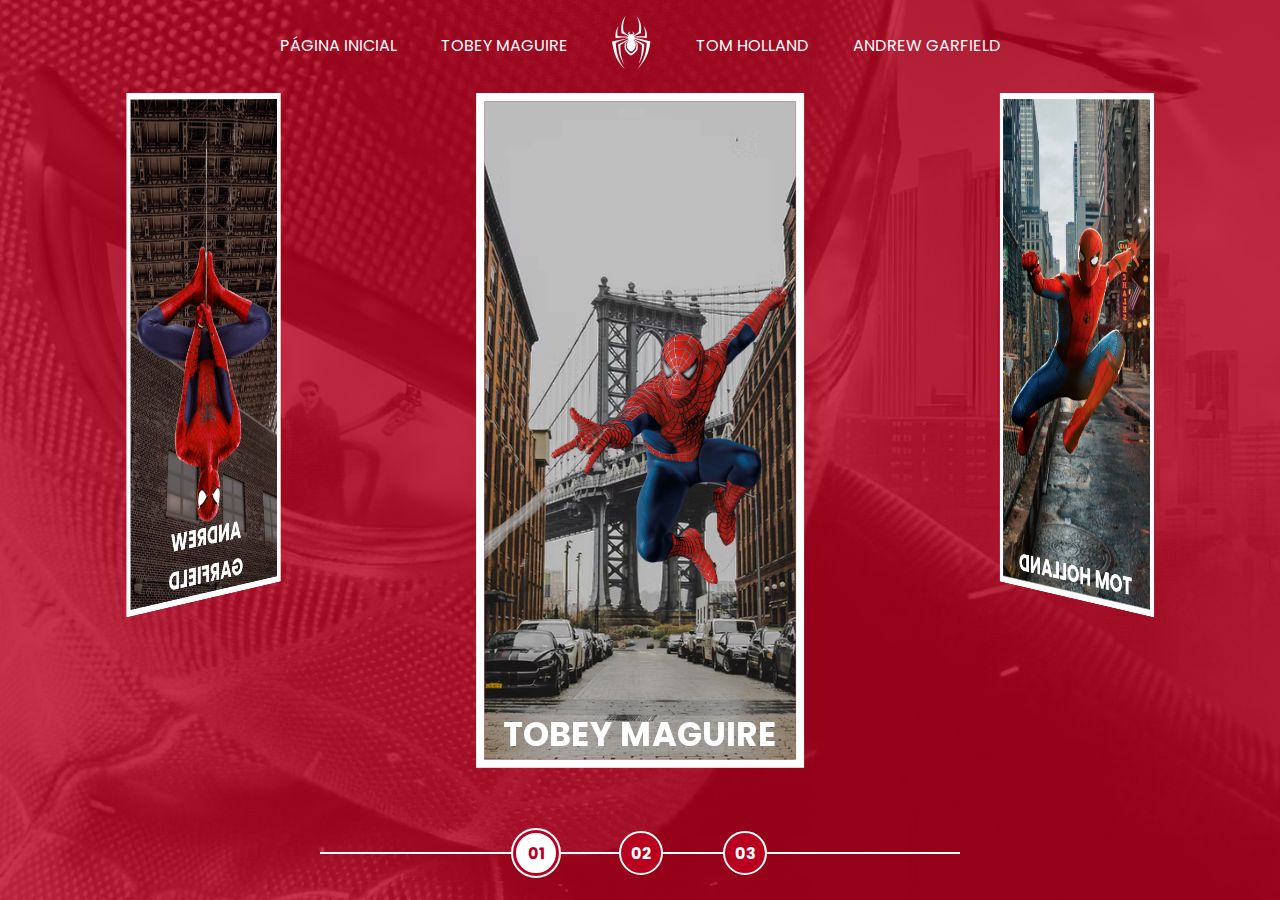
<file: index.html>
<!DOCTYPE html>
<html lang="pt-br">
<head>
  <meta charset="UTF-8">
  <meta http-equiv="X-UA-Compatible" content="IE=edge">
  <meta name="viewport" content="width=device-width, initial-scale=1.0">

  <link rel="stylesheet" href="/assets/css/home-page-styles.css">
  <link rel="stylesheet" href="/assets/css/reset.css">
  <link rel="stylesheet" href="/assets/scripts/index.js">

  <title>Spider-Man | Multiverso</title>
</head>
<body>
  <nav class="s-menu">
    <ul>
      <li class="s-menu__item">
        <a href="/" class="s-menu__link">Página Inicial</a>
      </li>
      <li class="s-menu__item">
        <a href="#" class="s-menu__link">Tobey Maguire</a>
      </li>
      <li class="s-menu__item s-menu__icon">
        <img src="/assets/images/icons/spider.svg" alt="Spider-Man Multiverse">
      </li>
      <li class="s-menu__item">
        <a href="#" class="s-menu__link">Tom Holland</a>
      </li>
      <li class="s-menu__item">
        <a href="#" class="s-menu__link">Andrew Garfield</a>
      </li>
    </ul>
  </nav>
  <div class="s-container">
    <div class="s-cards-carousel" style="transform: translateZ(-40vw) rotateY(0deg);">
      <a href="./pages/tobey-maguire/spider-man1.html" class="s-card" id="spider-man-01">
        <img class="s-card__background" src="/assets/images/pic-sm-bg-01.jpg">
        <img class="s-card__image" src="/assets/images/spider-man-01.png" alt="Tobey Maguire">
        <h2 class="s-card__title">Tobey Maguire</h2>
      </a>
  
      <a href="./pages/tom-holland/spider-man1.html" class="s-card" id="spider-man-02">
        <img class="s-card__background" src="/assets/images/pic-sm-bg-02.jpg">
        <img class="s-card__image" src="/assets/images/spider-man-02.png" alt="Tom Holland">
        <h2 class="s-card__title">Tom Holland</h2>
      </a>
  
      <a href="./pages/andrew-garfield/spider-man1.html" class="s-card" id="spider-man-03">
        <img class="s-card__background" src="/assets/images/pic-sm-bg-03.jpg">
        <img class="s-card__image" src="/assets/images/spider-man-03.png" alt="Andrew Garfield">
        <h2 class="s-card__title">Andrew Garfield</h2>
      </a>
    </div>
  
    </div>
  <div class="s-controller">
    <div id="1" onclick="selectCarouselItem(this)" class="s-controller__button s-controller__button--active">
      01
    </div>
    <div id="2" onclick="selectCarouselItem(this)" class="s-controller__button">
      02
    </div>
    <div id="3" onclick="selectCarouselItem(this)" class="s-controller__button">
      03 
    </div>
    <div class="s-controller__line">
    </div>
  </div>

  <script defer src="/assets/scripts/index.js"></script>
</body>
</html>
</file>
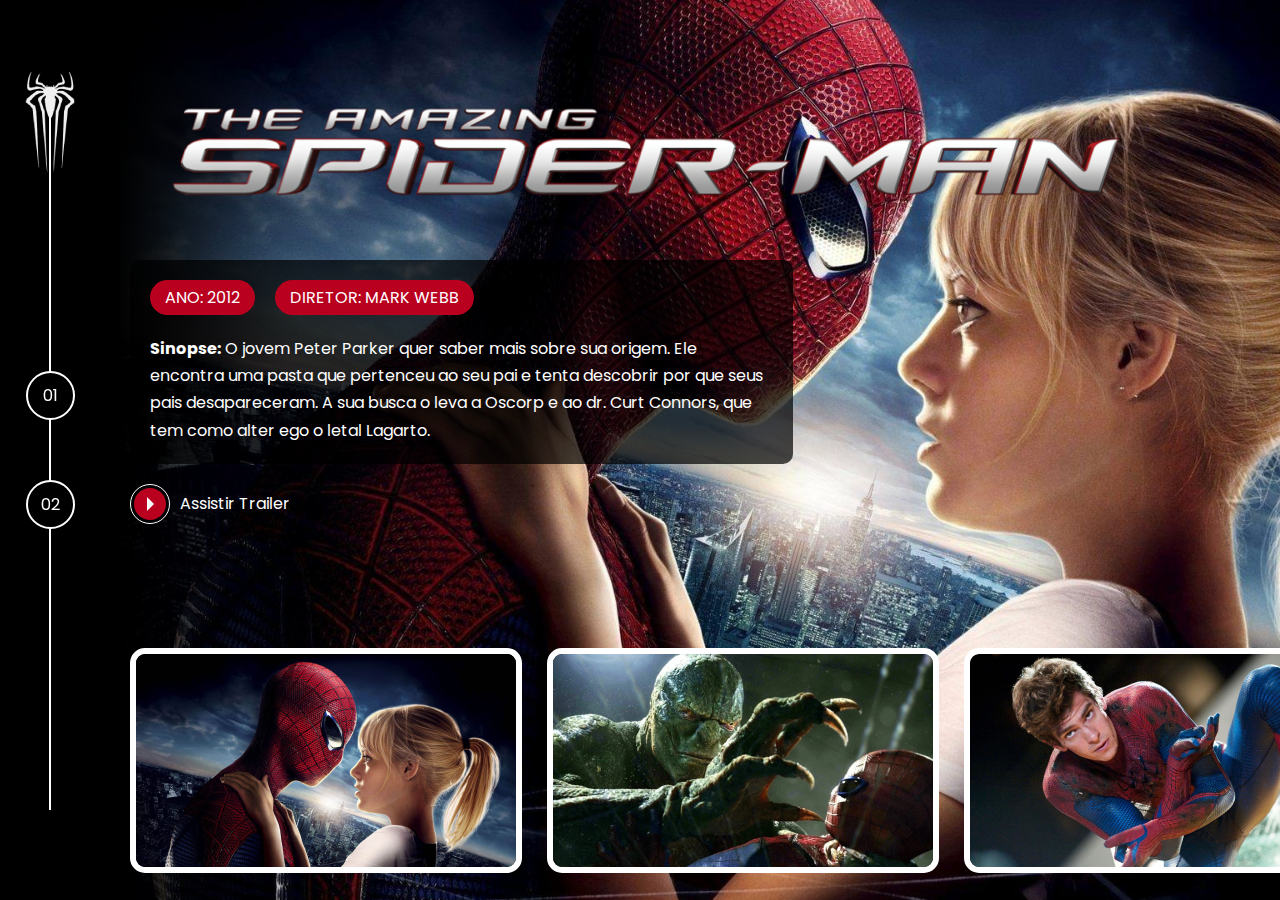
<file: pages/andrew-garfield/spider-man1.html>
<!DOCTYPE html>
<html lang="pt-br">
<head>
  <meta charset="UTF-8">
  <meta http-equiv="X-UA-Compatible" content="IE=edge">
  <meta name="viewport" content="width=device-width, initial-scale=1.0">
  <title>Multiverso | Spiderman</title>
  <link rel="stylesheet" href="../../assets/css/internal.css"/>
  <link rel="stylesheet" href="../../assets/css/global.css"/>
  
  
  <link rel="stylesheet" href="https://cdn.jsdelivr.net/npm/@fancyapps/ui@5.0/dist/fancybox/fancybox.css"/>

</head>
<body>
  <div class="s-wrapper">
    
    <div class="s-left-column">
      
      <nav class="navegator">
        <div class="navegator__icon">
          <a href="../../index.html">
            <img src="../../assets/images/icons/spiderman1-andrew.png"/>
          </a>
        </div>
        <ul>
          <li><a href="./spider-man1.html">01</a></li>
          <li><a href="./spider-man2.html">02</a></li>
          <!-- <li><a href="./spider-man3.html">03</a></li> -->
        </ul>
      </nav>
    </div>

    <div class="s-main-content s-spiderman-02-01">
      <div class="s-main-content__top">
        <div class="s-logo">
          <img src="../../assets/images/spiderman-andrew/movie-01/logo.png" alt="Spiderman (2012)" title="Spiderman (2012)"/>
        </div>
      

        <div class="s-description">
          <div class="pills">
            <ul>
              <li>Ano: 2012</li>
              <li>Diretor: Mark Webb</li>
            </ul>
          </div>

          <div class="s-description__text">
            <p><strong>Sinopse:</strong>
              O jovem Peter Parker quer saber mais sobre sua origem. Ele encontra uma pasta que 
              pertenceu ao seu pai e tenta descobrir por que seus pais desapareceram. A sua busca
              o leva a Oscorp e ao dr. Curt Connors, que tem como alter ego o letal Lagarto.
            </p>
          </div>
        </div>
        <div class="s-link">
          <ul>
            <li>
              <a href="https://www.youtube.com/watch?v=-tnxzJ0SSOw" class="link-button" target="_blank">
                <span class="icon">
                  <div class="play-icon">&nbsp;</div>
                </span>
                <span class="label">
                  Assistir Trailer
                </span>
              </a>
            </li>
          </ul>
        </div>
      </div>
      <div class="s-main-content__bottom">
        <div class="-s-main-content-bottom">
          <div class="gallery">
            <ul>
              <li>
                <a href="../../assets/images/spiderman-andrew/movie-01/gallery/image-01.png" data-fancybox="gallery">
                  <img src="../../assets/images/spiderman-andrew/movie-01/gallery/image-01.png" alt="">
                </a>
              </li>
              <li>
                <a data-fancybox href="../../assets/images/spiderman-andrew/movie-01/gallery/image-02.png"  data-fancybox="gallery">
                  <img src="../../assets/images/spiderman-andrew/movie-01/gallery/image-02.png" alt="">
                </a>
              </li>
              <li>
                <a data-fancybox href="../../assets/images/spiderman-andrew/movie-01/gallery/image-03.png"  data-fancybox="gallery">
                  <img src="../../assets/images/spiderman-andrew/movie-01/gallery/image-03.png" alt="">
                </a>
              </li>
            </ul>
          </div>
        </div>

      </div>
    </div>
  </div>

  <script src="https://cdn.jsdelivr.net/npm/@fancyapps/ui@5.0/dist/fancybox/fancybox.umd.js"></script>
  <script>Fancybox.bind("[data-fancybox]", {}); </script>
</body>
</html>
</file>
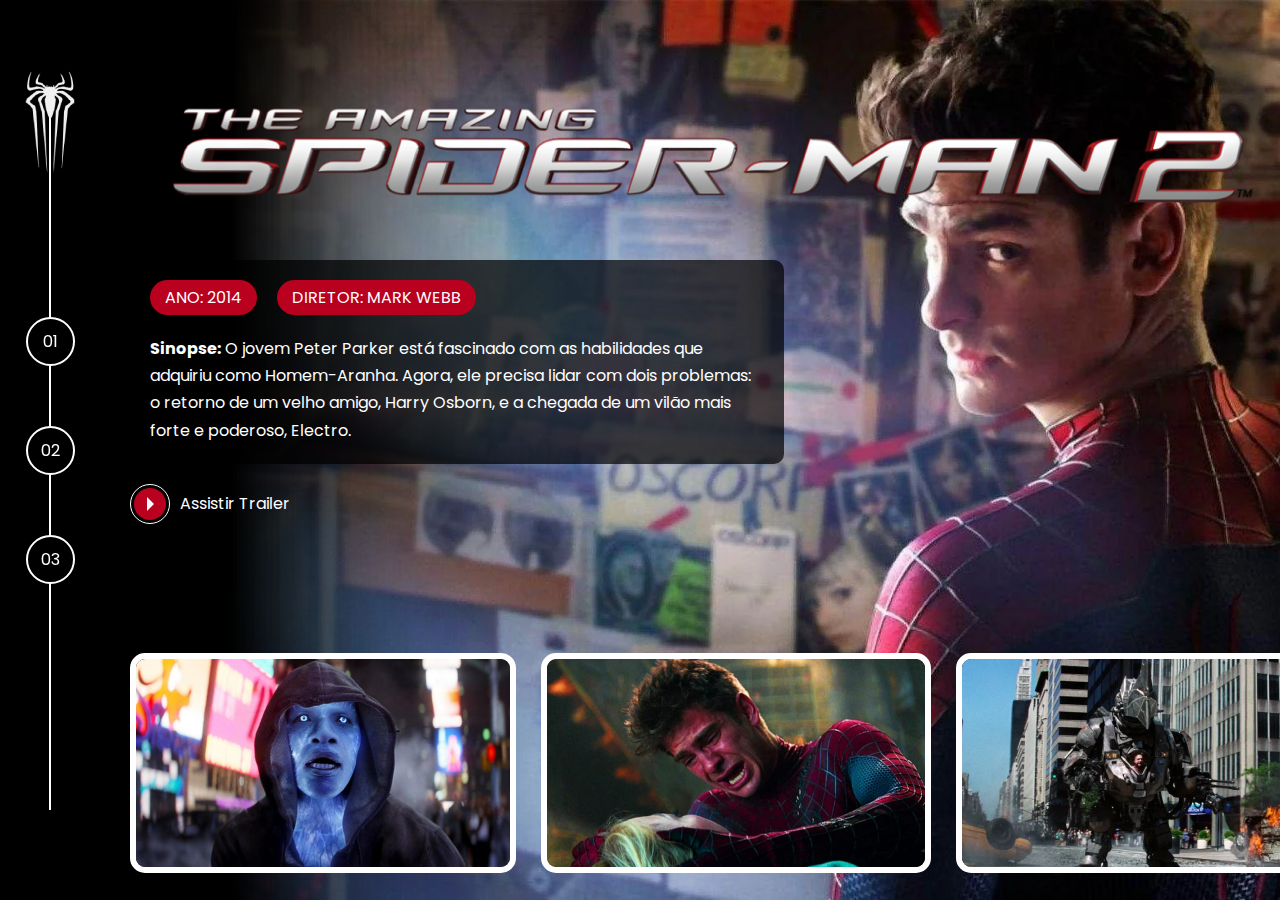
<file: pages/andrew-garfield/spider-man2.html>
<!DOCTYPE html>
<html lang="pt-br">
<head>
  <meta charset="UTF-8">
  <meta http-equiv="X-UA-Compatible" content="IE=edge">
  <meta name="viewport" content="width=device-width, initial-scale=1.0">
  <title>Multiverso | Spiderman</title>
  <link rel="stylesheet" href="../../assets/css/internal.css"/>
  <link rel="stylesheet" href="../../assets/css/global.css"/>
  
  
  <link rel="stylesheet" href="https://cdn.jsdelivr.net/npm/@fancyapps/ui@5.0/dist/fancybox/fancybox.css"/>

</head>
<body>
  <div class="s-wrapper">
    
    <div class="s-left-column">
      
      <nav class="navegator">
        <div class="navegator__icon">
          <a href="../../index.html">
            <img src="../../assets/images/icons/spiderman1-andrew.png"/>
          </a>
        </div>
        <ul>
          <li><a href="#01">01</a></li>
          <li><a href="#02">02</a></li>
          <li><a href="#03">03</a></li>
        </ul>
      </nav>
    </div>

    <div class="s-main-content s-spiderman-02-02">
      <div class="s-main-content__top">
        <div class="s-logo">
          <img src="../../assets/images/spiderman-andrew/movie-02/logo.png" alt="Spiderman (2014)" title="Spiderman (2014)"/>
        </div>
      

        <div class="s-description">
          <div class="pills">
            <ul>
              <li>Ano: 2014</li>
              <li>Diretor: Mark Webb</li>
            </ul>
          </div>

          <div class="s-description__text">
            <p><strong>Sinopse:</strong>
              O jovem Peter Parker está fascinado com as habilidades que adquiriu como Homem-Aranha. 
              Agora, ele precisa lidar com dois problemas: o retorno de um velho amigo, Harry Osborn, 
              e a chegada de um vilão mais forte e poderoso, Electro.
            </p>
          </div>
        </div>
        <div class="s-link">
          <ul>
            <li>
              <a href="https://www.youtube.com/watch?v=nbp3Ra3Yp74" class="link-button" target="_blank">
                <span class="icon">
                  <div class="play-icon">&nbsp;</div>
                </span>
                <span class="label">
                  Assistir Trailer
                </span>
              </a>
            </li>
          </ul>
        </div>
      </div>
      <div class="s-main-content__bottom">
        <div class="-s-main-content-bottom">
          <div class="gallery">
            <ul>
              <li>
                <a href="../../assets/images/spiderman-andrew/movie-02/gallery/image-01.png" data-fancybox="gallery">
                  <img src="../../assets/images/spiderman-andrew/movie-02/gallery/image-01.png" alt="">
                </a>
              </li>
              <li>
                <a data-fancybox href="../../assets/images/spiderman-andrew/movie-02/gallery/image-02.png"  data-fancybox="gallery">
                  <img src="../../assets/images/spiderman-andrew/movie-02/gallery/image-02.png" alt="">
                </a>
              </li>
              <li>
                <a data-fancybox href="../../assets/images/spiderman-andrew/movie-02/gallery/image-03.png"  data-fancybox="gallery">
                  <img src="../../assets/images/spiderman-andrew/movie-02/gallery/image-03.png" alt="">
                </a>
              </li>
            </ul>
          </div>
        </div>

      </div>
    </div>
  </div>

  <script src="https://cdn.jsdelivr.net/npm/@fancyapps/ui@5.0/dist/fancybox/fancybox.umd.js"></script>
  <script>Fancybox.bind("[data-fancybox]", {}); </script>
</body>
</html>
</file>
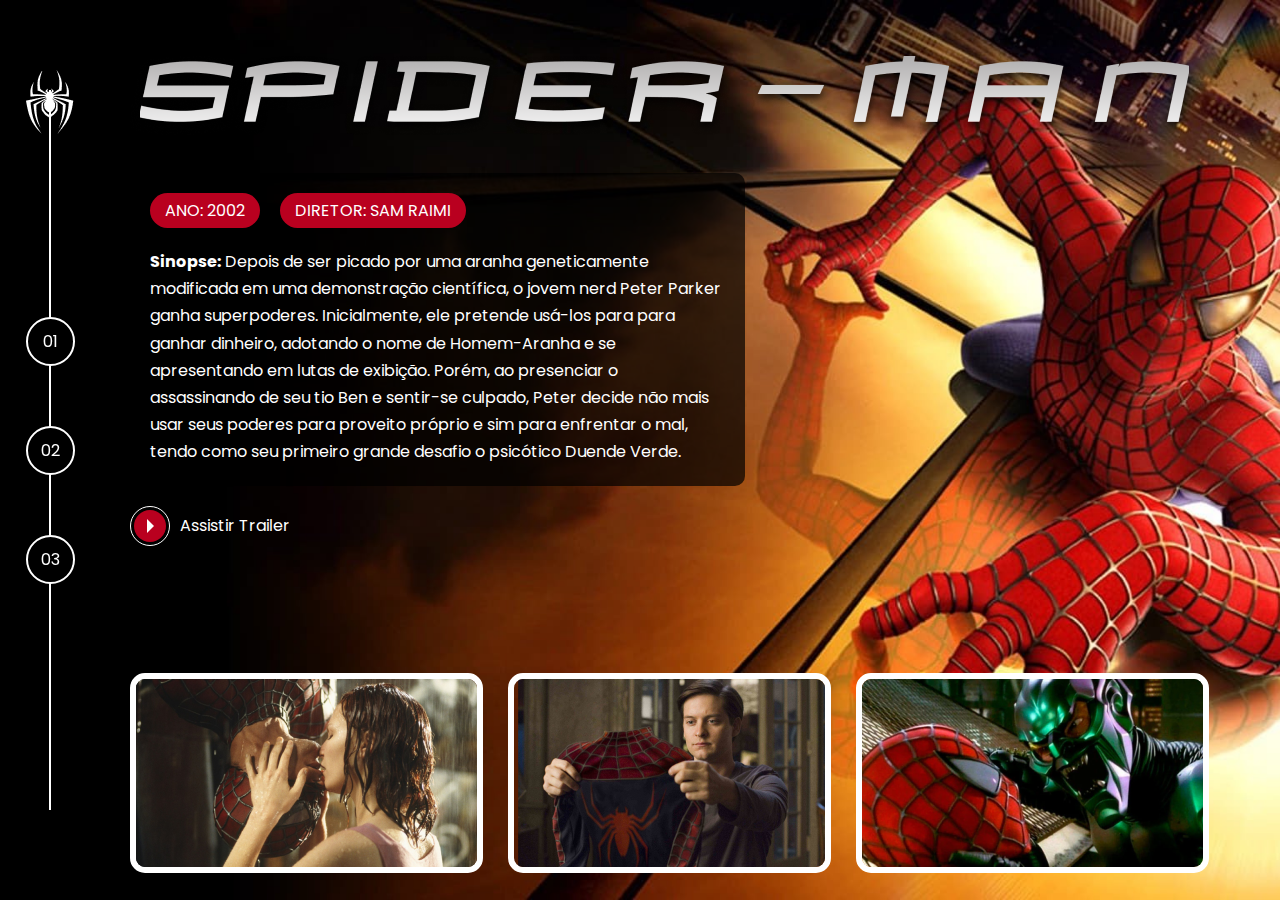
<file: pages/tobey-maguire/spider-man1.html>
<!DOCTYPE html>
<html lang="pt-br">
<head>
  <meta charset="UTF-8">
  <meta http-equiv="X-UA-Compatible" content="IE=edge">
  <meta name="viewport" content="width=device-width, initial-scale=1.0">
  <title>Multiverso | Spiderman</title>
  <link rel="stylesheet" href="../../assets/css/internal.css"/>
  <link rel="stylesheet" href="../../assets/css/global.css"/>
  
  
  <link rel="stylesheet" href="https://cdn.jsdelivr.net/npm/@fancyapps/ui@5.0/dist/fancybox/fancybox.css"/>

</head>
<body>
  <div class="s-wrapper">
    
    <div class="s-left-column">
      
      <nav class="navegator">
        <div class="navegator__icon">
          <a href="../../index.html">
            <img src="../../assets/images/icons/spiderman1.png"/>
          </a>
        </div>
        <ul>
          <li><a href="./spider-man1.html">01</a></li>
          <li><a href="./spider-man2.html">02</a></li>
          <li><a href="./spider-man3.html">03</a></li>
        </ul>
      </nav>
    </div>

    <div class="s-main-content s-spiderman-01-01">
      <div class="s-main-content__top">
        <div class="s-logo">
          <img src="../../assets/images/spiderman-tobey/movie-01/logo.png" alt="Spiderman (2002)" title="Spiderman (2002)"/>
        </div>
      

        <div class="s-description">
          <div class="pills">
            <ul>
              <li>Ano: 2002</li>
              <li>Diretor: Sam Raimi</li>
            </ul>
          </div>

          <div class="s-description__text">
            <p><strong>Sinopse:</strong>
              Depois de ser picado por uma aranha geneticamente modificada em uma 
              demonstração científica, o jovem nerd Peter Parker ganha superpoderes. Inicialmente, ele pretende usá-los 
              para para ganhar dinheiro, adotando o nome de Homem-Aranha e se apresentando em lutas de exibição. Porém, 
              ao presenciar o assassinando de seu tio Ben e sentir-se culpado, Peter decide não mais usar seus poderes 
              para proveito próprio e sim para enfrentar o mal, tendo como seu primeiro grande desafio o psicótico 
              Duende Verde.
            </p>
          </div>
        </div>
        <div class="s-link">
          <ul>
            <li>
              <a href="https://www.youtube.com/watch?v=x5Q0AzHr3FM" class="link-button" target="_blank">
                <span class="icon">
                  <div class="play-icon">&nbsp;</div>
                </span>
                <span class="label">
                  Assistir Trailer
                </span>
              </a>
            </li>
          </ul>
        </div>
      </div>
      <div class="s-main-content__bottom">
        <div class="-s-main-content-bottom">
          <div class="gallery">
            <ul>
              <li>
                <a href="../../assets/images/spiderman-tobey/movie-01/gallery/image-01-full.jpg" data-fancybox="gallery">
                  <img src="../../assets/images/spiderman-tobey/movie-01/gallery/image-01.png" alt="">
                </a>
              </li>
              <li>
                <a data-fancybox href="../../assets/images/spiderman-tobey/movie-01/gallery/image-02-full.jpg"  data-fancybox="gallery">
                  <img src="../../assets/images/spiderman-tobey/movie-01/gallery/image-02.png" alt="">
                </a>
              </li>
              <li>
                <a data-fancybox href="../../assets/images/spiderman-tobey/movie-01/gallery/image-03-full.jpg"  data-fancybox="gallery">
                  <img src="../../assets/images/spiderman-tobey/movie-01/gallery/image-03.png" alt="">
                </a>
              </li>
            </ul>
          </div>
        </div>

      </div>
    </div>
  </div>

  <script src="https://cdn.jsdelivr.net/npm/@fancyapps/ui@5.0/dist/fancybox/fancybox.umd.js"></script>
  <script>Fancybox.bind("[data-fancybox]", {}); </script>
</body>
</html>
</file>
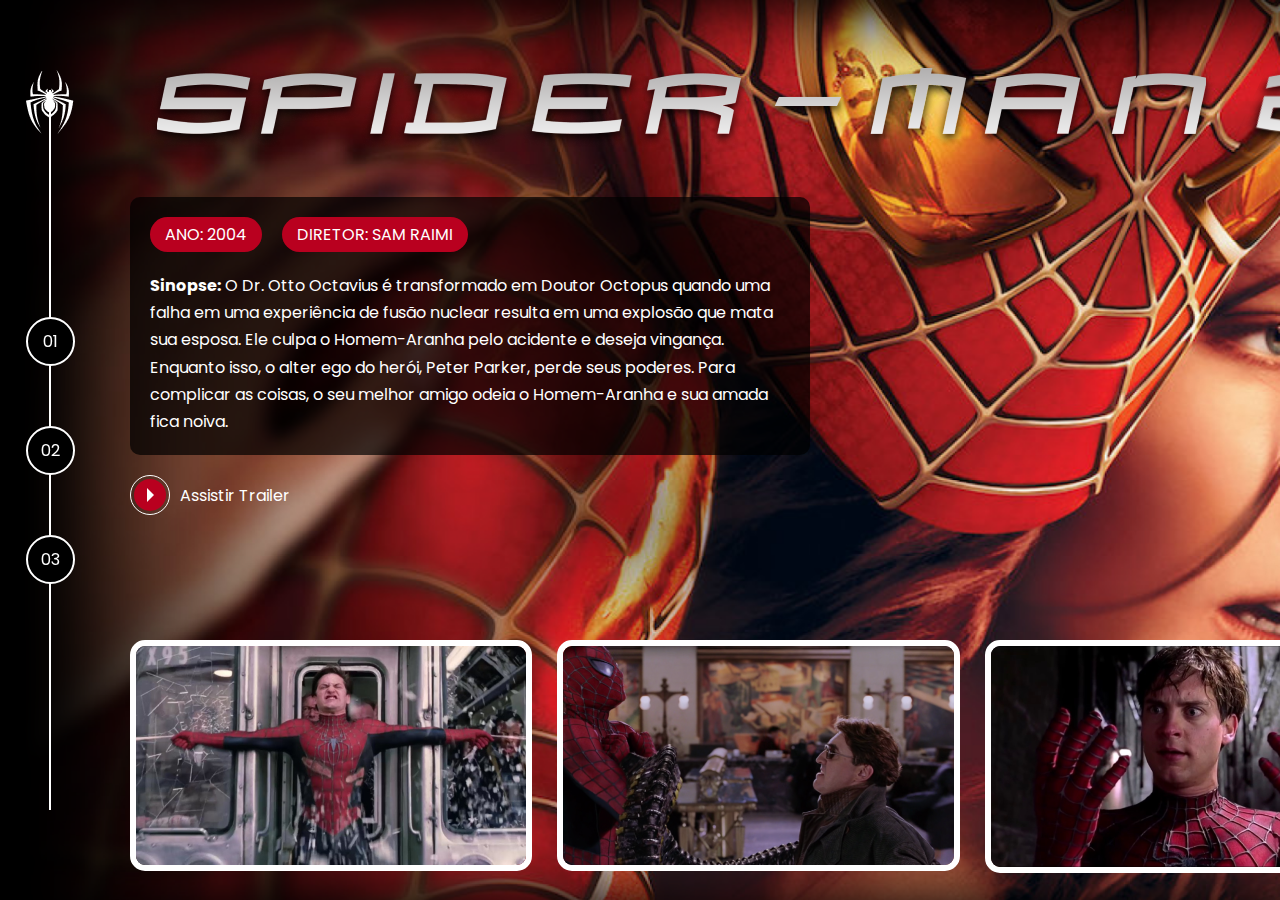
<file: pages/tobey-maguire/spider-man2.html>
<!DOCTYPE html>
<html lang="pt-br">
<head>
  <meta charset="UTF-8">
  <meta http-equiv="X-UA-Compatible" content="IE=edge">
  <meta name="viewport" content="width=device-width, initial-scale=1.0">
  <title>Multiverso | Spiderman 2</title>
  <link rel="stylesheet" href="../../assets/css/internal.css"/>
  <link rel="stylesheet" href="../../assets/css/global.css"/>
  
  
  <link rel="stylesheet" href="https://cdn.jsdelivr.net/npm/@fancyapps/ui@5.0/dist/fancybox/fancybox.css"/>

</head>
<body>
  <div class="s-wrapper">
    
    <div class="s-left-column">
      
      <nav class="navegator">
        <div class="navegator__icon">
          <a href="../../index.html">
            <img src="../../assets/images/icons/spiderman1.png"/>
          </a>
        </div>
        <ul>
          <li><a href="./spider-man1.html">01</a></li>
          <li><a href="./spider-man2.html">02</a></li>
          <li><a href="./spider-man3.html">03</a></li>
        </ul>
      </nav>
    </div>

    <div class="s-main-content s-spiderman-01-02">
      <div class="s-main-content__top">
        <div class="s-logo">
          <img src="../../assets/images/spiderman-tobey/movie-02/logo.png" alt="Spiderman (2002)" title="Spiderman (2002)"/>
        </div>
      

        <div class="s-description">
          <div class="pills">
            <ul>
              <li>Ano: 2004</li>
              <li>Diretor: Sam Raimi</li>
            </ul>
          </div>

          <div class="s-description__text">
            <p><strong>Sinopse:</strong>
              O Dr. Otto Octavius é transformado em Doutor Octopus quando uma falha em uma experiência
              de fusão nuclear resulta em uma explosão que mata sua esposa. Ele culpa o Homem-Aranha pelo
              acidente e deseja vingança. Enquanto isso, o alter ego do herói, Peter Parker, perde seus 
              poderes. Para complicar as coisas, o seu melhor amigo odeia o Homem-Aranha e sua amada fica 
              noiva.
            </p>
          </div>
        </div>
        <div class="s-link">
          <ul>
            <li>
              <a href="https://www.youtube.com/watch?v=1s9Yln0YwCw&t=36s" class="link-button" target="_blank">
                <span class="icon">
                  <div class="play-icon">&nbsp;</div>
                </span>
                <span class="label">
                  Assistir Trailer
                </span>
              </a>
            </li>
          </ul>
        </div>
      </div>
      <div class="s-main-content__bottom">
        <div class="-s-main-content-bottom">
          <div class="gallery">
            <ul>
              <li>
                <a href="../../assets/images/spiderman-tobey/movie-02/gallery/image-01.png" data-fancybox="gallery">
                  <img src="../../assets/images/spiderman-tobey/movie-02/gallery/image-01.png" alt="">
                </a>
              </li>
              <li>
                <a data-fancybox href="../../assets/images/spiderman-tobey/movie-02/gallery/image-02.png"  data-fancybox="gallery">
                  <img src="../../assets/images/spiderman-tobey/movie-02/gallery/image-02.png" alt="">
                </a>
              </li>
              <li>
                <a data-fancybox href="../../assets/images/spiderman-tobey/movie-02/gallery/image-03.png"  data-fancybox="gallery">
                  <img src="../../assets/images/spiderman-tobey/movie-02/gallery/image-03.png" alt="">
                </a>
              </li>
            </ul>
          </div>
        </div>

      </div>
    </div>
  </div>

  <script src="https://cdn.jsdelivr.net/npm/@fancyapps/ui@5.0/dist/fancybox/fancybox.umd.js"></script>
  <script>Fancybox.bind("[data-fancybox]", {}); </script>
</body>
</html>
</file>
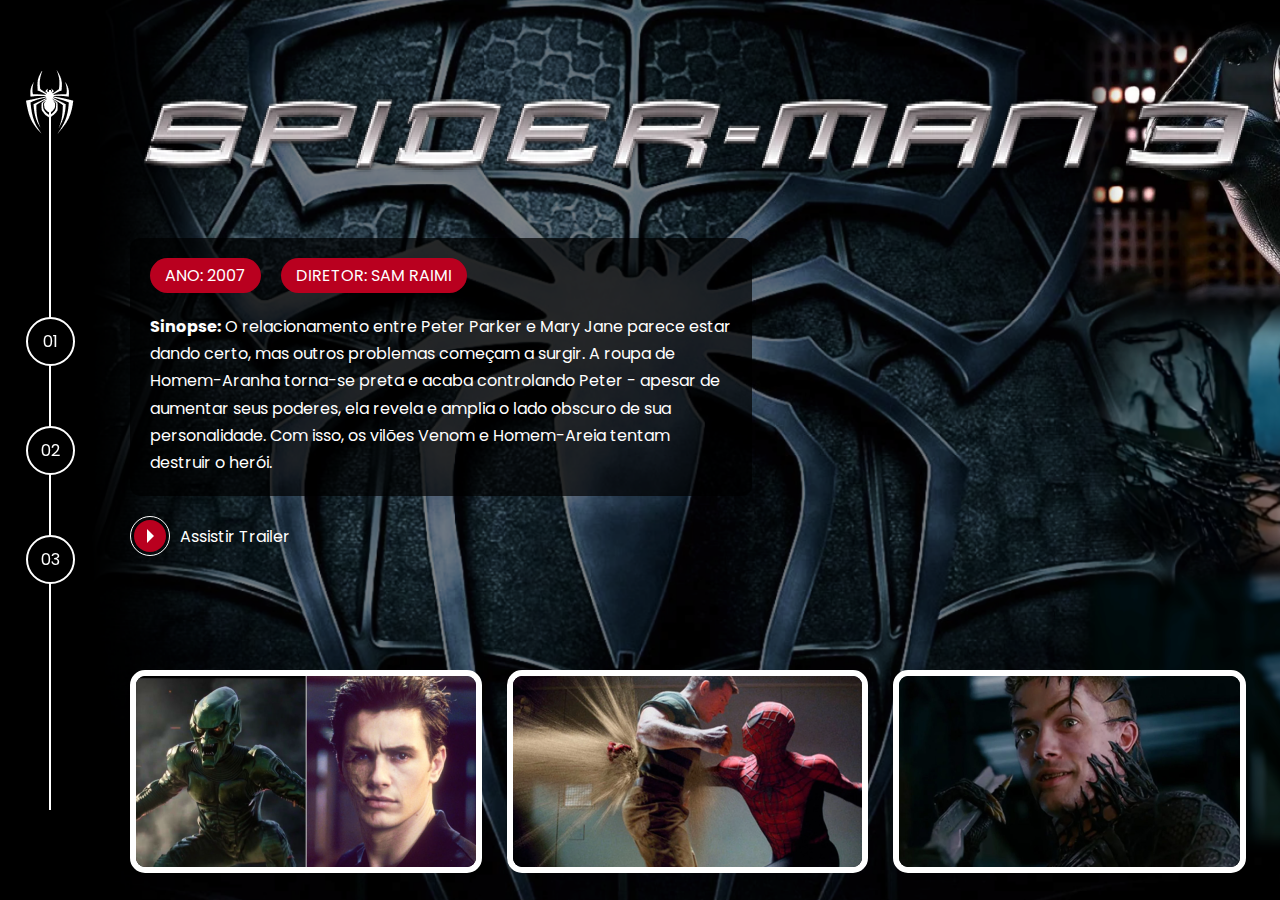
<file: pages/tobey-maguire/spider-man3.html>
<!DOCTYPE html>
<html lang="pt-br">
<head>
  <meta charset="UTF-8">
  <meta http-equiv="X-UA-Compatible" content="IE=edge">
  <meta name="viewport" content="width=device-width, initial-scale=1.0">
  <title>Multiverso | Spiderman 3</title>
  <link rel="stylesheet" href="../../assets/css/internal.css"/>
  <link rel="stylesheet" href="../../assets/css/global.css"/>
  
  
  <link rel="stylesheet" href="https://cdn.jsdelivr.net/npm/@fancyapps/ui@5.0/dist/fancybox/fancybox.css"/>

</head>
<body>
  <div class="s-wrapper">
    
    <div class="s-left-column">
      
      <nav class="navegator">
        <div class="navegator__icon">
          <a href="../../index.html">
            <img src="../../assets/images/icons/spiderman1.png"/>
          </a>
        </div>
        <ul>
          <li><a href="./spider-man1.html">01</a></li>
          <li><a href="./spider-man2.html">02</a></li>
          <li><a href="./spider-man3.html">03</a></li>
        </ul>
      </nav>
    </div>

    <div class="s-main-content s-spiderman-01-03">
      <div class="s-main-content__top">
        <div class="s-logo">
          <img src="../../assets/images/spiderman-tobey/movie-03/logo.png" alt="Spiderman (2007)" title="Spiderman (2002)"/>
        </div>
      

        <div class="s-description">
          <div class="pills">
            <ul>
              <li>Ano: 2007</li>
              <li>Diretor: Sam Raimi</li>
            </ul>
          </div>

          <div class="s-description__text">
            <p><strong>Sinopse:</strong>
              O relacionamento entre Peter Parker e Mary Jane parece estar dando certo, mas outros problemas 
              começam a surgir. A roupa de Homem-Aranha torna-se preta e acaba controlando Peter - apesar 
              de aumentar seus poderes, ela revela e amplia o lado obscuro de sua personalidade. Com isso, 
              os vilões Venom e Homem-Areia tentam destruir o herói.
            </p>
          </div>
        </div>
        <div class="s-link">
          <ul>
            <li>
              <a href="https://www.youtube.com/watch?v=e5wUilOeOmg" class="link-button" target="_blank">
                <span class="icon">
                  <div class="play-icon">&nbsp;</div>
                </span>
                <span class="label">
                  Assistir Trailer
                </span>
              </a>
            </li>
          </ul>
        </div>
      </div>
      <div class="s-main-content__bottom">
        <div class="-s-main-content-bottom">
          <div class="gallery">
            <ul>
              <li>
                <a href="../../assets/images/spiderman-tobey/movie-03/gallery/image-01.png" data-fancybox="gallery">
                  <img src="../../assets/images/spiderman-tobey/movie-03/gallery/image-01.png" alt="">
                </a>
              </li>
              <li>
                <a data-fancybox href="../../assets/images/spiderman-tobey/movie-03/gallery/image-02.png"  data-fancybox="gallery">
                  <img src="../../assets/images/spiderman-tobey/movie-03/gallery/image-02.png" alt="">
                </a>
              </li>
              <li>
                <a data-fancybox href="../../assets/images/spiderman-tobey/movie-03/gallery/image-03.png"  data-fancybox="gallery">
                  <img src="../../assets/images/spiderman-tobey/movie-03/gallery/image-03.png" alt="">
                </a>
              </li>
            </ul>
          </div>
        </div>

      </div>
    </div>
  </div>

  <script src="https://cdn.jsdelivr.net/npm/@fancyapps/ui@5.0/dist/fancybox/fancybox.umd.js"></script>
  <script>Fancybox.bind("[data-fancybox]", {}); </script>
</body>
</html>
</file>
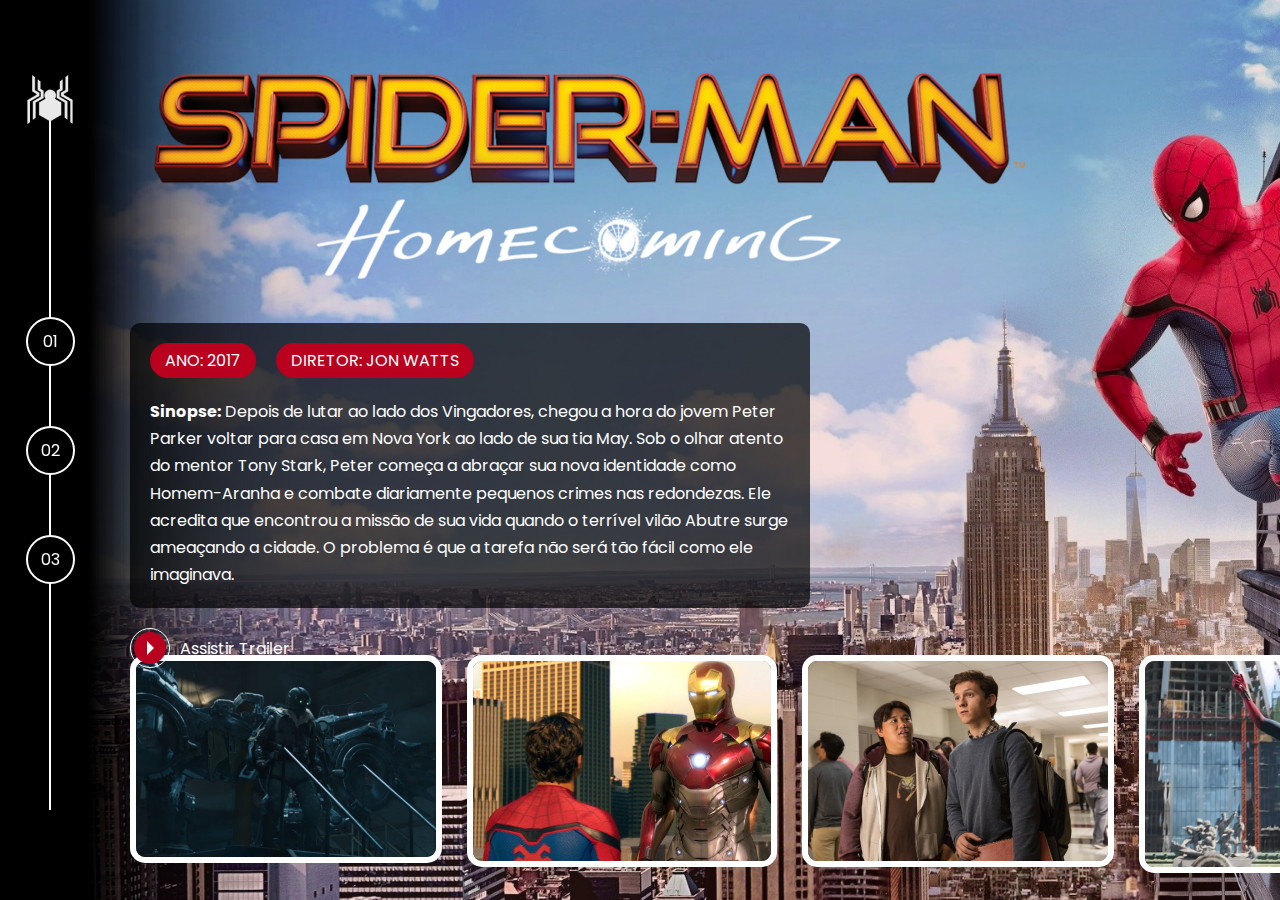
<file: pages/tom-holland/spider-man1.html>
<!DOCTYPE html>
<html lang="pt-br">
<head>
  <meta charset="UTF-8">
  <meta http-equiv="X-UA-Compatible" content="IE=edge">
  <meta name="viewport" content="width=device-width, initial-scale=1.0">
  <title>Multiverso | Spiderman</title>
  <link rel="stylesheet" href="../../assets/css/internal.css"/>
  <link rel="stylesheet" href="../../assets/css/global.css"/>
  
  
  <link rel="stylesheet" href="https://cdn.jsdelivr.net/npm/@fancyapps/ui@5.0/dist/fancybox/fancybox.css"/>

</head>
<body>
  <div class="s-wrapper">
    
    <div class="s-left-column">
      
      <nav class="navegator">
        <div class="navegator__icon">
          <a href="../../index.html">
            <img src="../../assets/images/icons/spiderman1-tom.png"/>
          </a>
        </div>
        <ul>
          <li><a href="./spider-man1.html">01</a></li>
          <li><a href="./spider-man2.html">02</a></li>
          <li><a href="./spider-man3.html">03</a></li>
        </ul>
      </nav>
    </div>

    <div class="s-main-content s-spiderman-03-01">
      <div class="s-main-content__top">
        <div class="s-logo">
          <img src="../../assets/images/spiderman-tom/movie-01/logo.png" alt="Spiderman (2017)" title="Spiderman (2017)"/>
        </div>
      

        <div class="s-description">
          <div class="pills">
            <ul>
              <li>Ano: 2017</li>
              <li>Diretor: Jon Watts</li>
            </ul>
          </div>

          <div class="s-description__text">
            <p><strong>Sinopse:</strong>
              Depois de lutar ao lado dos Vingadores, chegou a hora do jovem Peter Parker voltar 
              para casa em Nova York ao lado de sua tia May. Sob o olhar atento do mentor Tony Stark, 
              Peter começa a abraçar sua nova identidade como Homem-Aranha e combate diariamente 
              pequenos crimes nas redondezas. Ele acredita que encontrou a missão de sua vida quando 
              o terrível vilão Abutre surge ameaçando a cidade. O problema é que a tarefa não será tão 
              fácil como ele imaginava.
            </p>
          </div>
        </div>
        <div class="s-link">
          <ul>
            <li>
              <a href="https://www.youtube.com/watch?v=rk-dF1lIbIg" class="link-button" target="_blank">
                <span class="icon">
                  <div class="play-icon">&nbsp;</div>
                </span>
                <span class="label">
                  Assistir Trailer
                </span>
              </a>
            </li>
          </ul>
        </div>
      </div>
      <div class="s-main-content__bottom">
        <div class="-s-main-content-bottom">
          <div class="gallery">
            <ul>
              <li>
                <a href="../../assets/images/spiderman-tom/movie-01/gallery/image-01.png" data-fancybox="gallery">
                  <img src="../../assets/images/spiderman-tom/movie-01/gallery/image-01.png" alt="">
                </a>
              </li>
              <li>
                <a data-fancybox href="../../assets/images/spiderman-tom/movie-01/gallery/image-02.png"  data-fancybox="gallery">
                  <img src="../../assets/images/spiderman-tom/movie-01/gallery/image-02.png" alt="">
                </a>
              </li>
              <li>
                <a data-fancybox href="../../assets/images/spiderman-tom/movie-01/gallery/image-03.png"  data-fancybox="gallery">
                  <img src="../../assets/images/spiderman-tom/movie-01/gallery/image-03.png" alt="">
                </a>
              </li>
              <li>
                <a data-fancybox href="../../assets/images/spiderman-tom/movie-01/gallery/image-04.png"  data-fancybox="gallery">
                  <img src="../../assets/images/spiderman-tom/movie-01/gallery/image-04.png" alt="">
                </a>
              </li>
            </ul>
          </div>
        </div>

      </div>
    </div>
  </div>

  <script src="https://cdn.jsdelivr.net/npm/@fancyapps/ui@5.0/dist/fancybox/fancybox.umd.js"></script>
  <script>Fancybox.bind("[data-fancybox]", {}); </script>
</body>
</html>
</file>
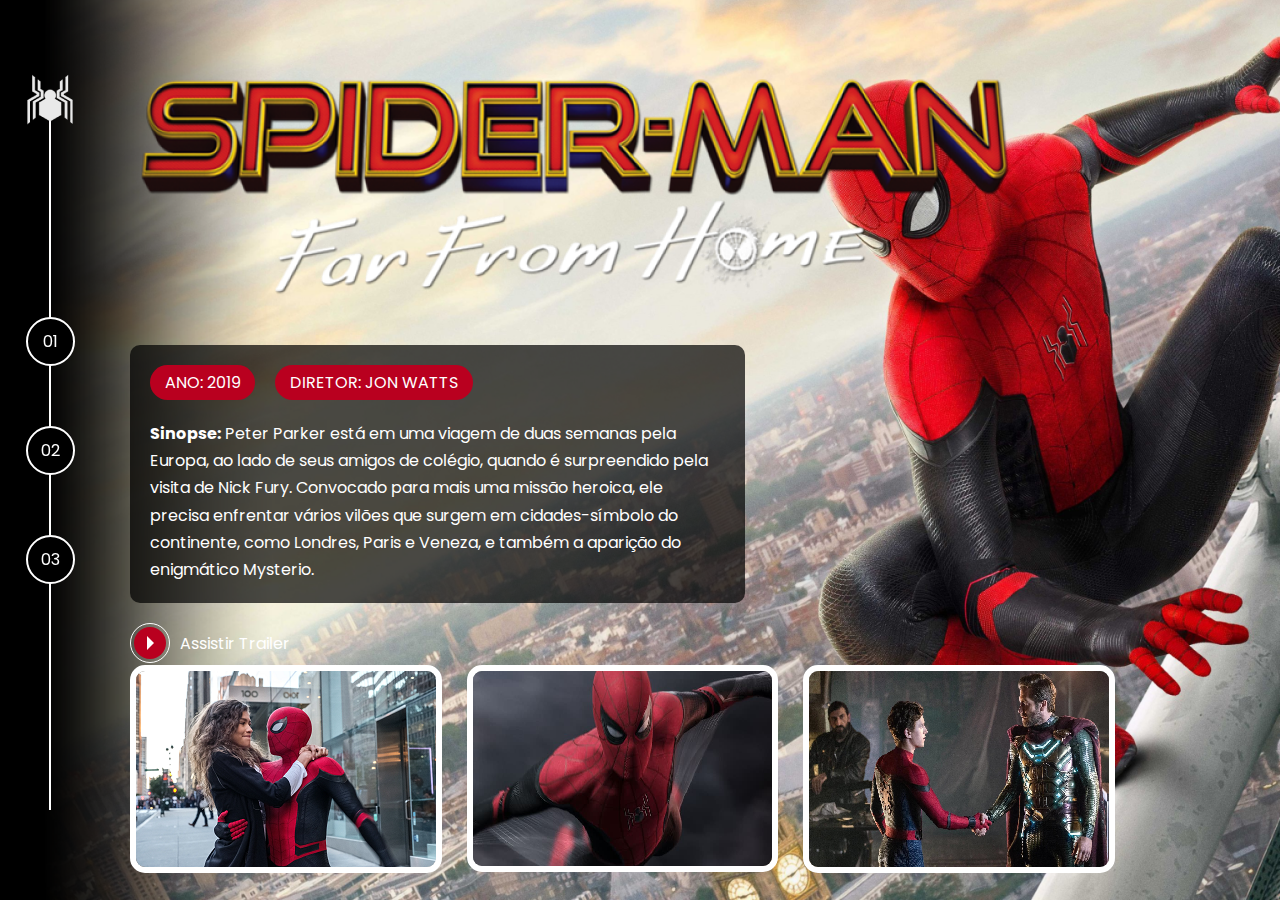
<file: pages/tom-holland/spider-man2.html>
<!DOCTYPE html>
<html lang="pt-br">
<head>
  <meta charset="UTF-8">
  <meta http-equiv="X-UA-Compatible" content="IE=edge">
  <meta name="viewport" content="width=device-width, initial-scale=1.0">
  <title>Multiverso | Spiderman</title>
  <link rel="stylesheet" href="../../assets/css/internal.css"/>
  <link rel="stylesheet" href="../../assets/css/global.css"/>
  
  
  <link rel="stylesheet" href="https://cdn.jsdelivr.net/npm/@fancyapps/ui@5.0/dist/fancybox/fancybox.css"/>

</head>
<body>
  <div class="s-wrapper">
    
    <div class="s-left-column">
      
      <nav class="navegator">
        <div class="navegator__icon">
          <a href="../../index.html">
            <img src="../../assets/images/icons/spiderman1-tom.png"/>
          </a>
        </div>
        <ul>
          <li><a href="./spider-man1.html">01</a></li>
          <li><a href="./spider-man2.html">02</a></li>
          <li><a href="./spider-man3.html">03</a></li>
        </ul>
      </nav>
    </div>

    <div class="s-main-content s-spiderman-03-02">
      <div class="s-main-content__top">
        <div class="s-logo">
          <img src="../../assets/images/spiderman-tom/movie-02/logo.png" alt="Spiderman (2019)" title="Spiderman (2019)"/>
        </div>
      

        <div class="s-description">
          <div class="pills">
            <ul>
              <li>Ano: 2019</li>
              <li>Diretor: Jon Watts</li>
            </ul>
          </div>

          <div class="s-description__text">
            <p><strong>Sinopse:</strong>
              Peter Parker está em uma viagem de duas semanas pela Europa, ao lado de seus amigos 
              de colégio, quando é surpreendido pela visita de Nick Fury. Convocado para mais uma 
              missão heroica, ele precisa enfrentar vários vilões que surgem em cidades-símbolo do 
              continente, como Londres, Paris e Veneza, e também a aparição do enigmático Mysterio.
            </p>
          </div>
        </div>
        <div class="s-link">
          <ul>
            <li>
              <a href="https://www.youtube.com/watch?app=desktop&v=Nt9L1jCKGnE" class="link-button" target="_blank">
                <span class="icon">
                  <div class="play-icon">&nbsp;</div>
                </span>
                <span class="label">
                  Assistir Trailer
                </span>
              </a>
            </li>
          </ul>
        </div>
      </div>
      <div class="s-main-content__bottom">
        <div class="-s-main-content-bottom">
          <div class="gallery">
            <ul>
              <li>
                <a href="../../assets/images/spiderman-tom/movie-02/gallery/image-01-full.png" data-fancybox="gallery">
                  <img src="../../assets/images/spiderman-tom/movie-02/gallery/image-01.png" alt="">
                </a>
              </li>
              <li>
                <a data-fancybox href="../../assets/images/spiderman-tom/movie-02/gallery/image-02-full.png"  data-fancybox="gallery">
                  <img src="../../assets/images/spiderman-tom/movie-02/gallery/image-02.png" alt="">
                </a>
              </li>
              <li>
                <a data-fancybox href="../../assets/images/spiderman-tom/movie-02/gallery/image-03-full.jpg"  data-fancybox="gallery">
                  <img src="../../assets/images/spiderman-tom/movie-02/gallery/image-03.png" alt="">
                </a>
              </li>
            </ul>
          </div>
        </div>

      </div>
    </div>
  </div>

  <script src="https://cdn.jsdelivr.net/npm/@fancyapps/ui@5.0/dist/fancybox/fancybox.umd.js"></script>
  <script>Fancybox.bind("[data-fancybox]", {}); </script>
</body>
</html>
</file>
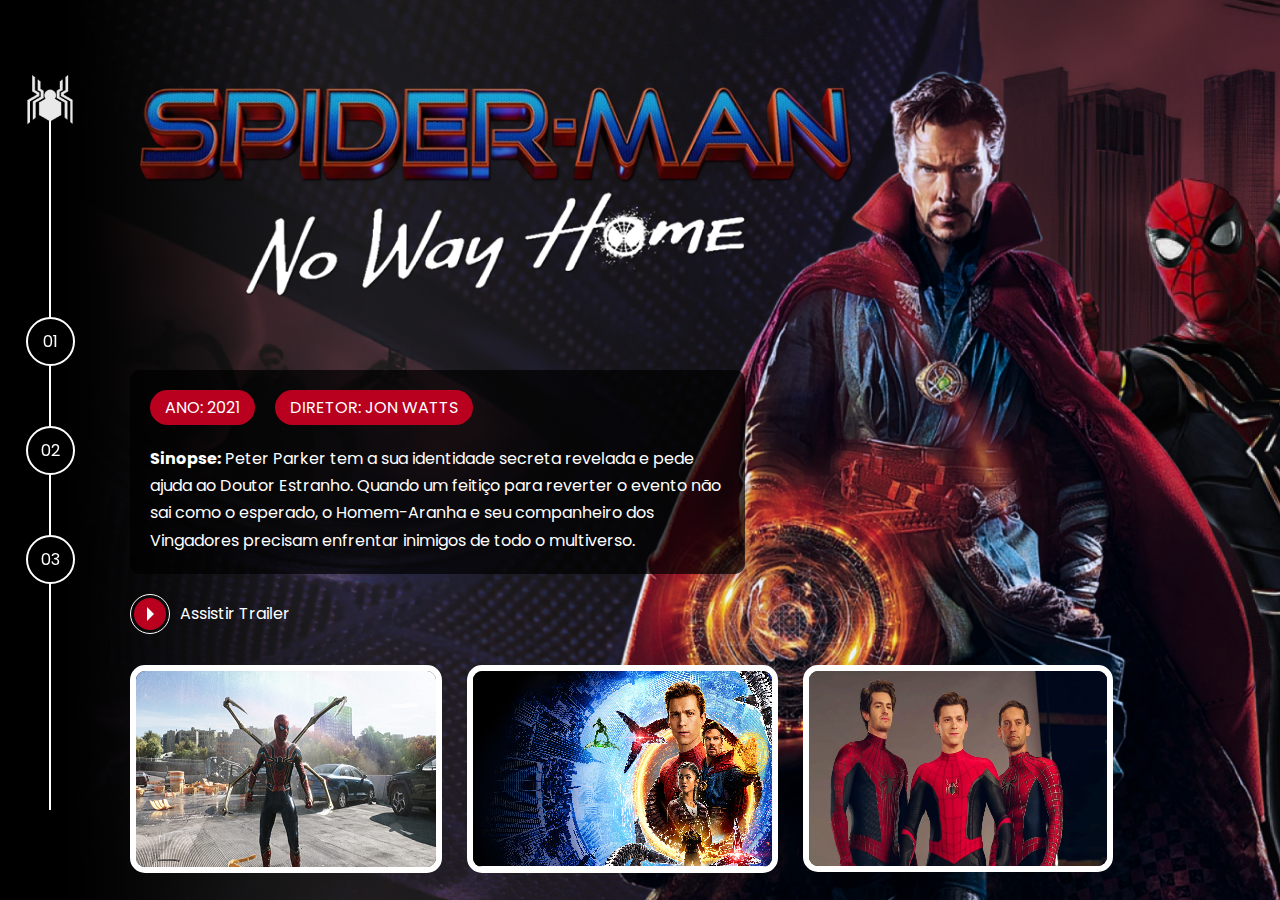
<file: pages/tom-holland/spider-man3.html>
<!DOCTYPE html>
<html lang="pt-br">
<head>
  <meta charset="UTF-8">
  <meta http-equiv="X-UA-Compatible" content="IE=edge">
  <meta name="viewport" content="width=device-width, initial-scale=1.0">
  <title>Multiverso | Spiderman</title>
  <link rel="stylesheet" href="../../assets/css/internal.css"/>
  <link rel="stylesheet" href="../../assets/css/global.css"/>
  
  
  <link rel="stylesheet" href="https://cdn.jsdelivr.net/npm/@fancyapps/ui@5.0/dist/fancybox/fancybox.css"/>

</head>
<body>
  <div class="s-wrapper">
    
    <div class="s-left-column">
      
      <nav class="navegator">
        <div class="navegator__icon">
          <a href="../../index.html">
            <img src="../../assets/images/icons/spiderman1-tom.png"/>
          </a>
        </div>
        <ul>
          <li><a href="./spider-man1.html">01</a></li>
          <li><a href="./spider-man2.html">02</a></li>
          <li><a href="./spider-man3.html">03</a></li>
        </ul>
      </nav>
    </div>

    <div class="s-main-content s-spiderman-03-03">
      <div class="s-main-content__top">
        <div class="s-logo">
          <img src="../../assets/images/spiderman-tom/movie-03/logo.png" alt="Spiderman (2021)" title="Spiderman (2021)"/>
        </div>
      

        <div class="s-description">
          <div class="pills">
            <ul>
              <li>Ano: 2021</li>
              <li>Diretor: Jon Watts</li>
            </ul>
          </div>

          <div class="s-description__text">
            <p><strong>Sinopse:</strong>
              Peter Parker tem a sua identidade secreta revelada e pede ajuda ao Doutor Estranho. 
              Quando um feitiço para reverter o evento não sai como o esperado, o Homem-Aranha e 
              seu companheiro dos Vingadores precisam enfrentar inimigos de todo o multiverso.
            </p>
          </div>
        </div>
        <div class="s-link">
          <ul>
            <li>
              <a href="https://www.youtube.com/watch?v=bHzGeci_8wc" class="link-button" target="_blank">
                <span class="icon">
                  <div class="play-icon">&nbsp;</div>
                </span>
                <span class="label">
                  Assistir Trailer
                </span>
              </a>
            </li>
          </ul>
        </div>
      </div>
      <div class="s-main-content__bottom">
        <div class="-s-main-content-bottom">
          <div class="gallery">
            <ul>
              <li>
                <a href="../../assets/images/spiderman-tom/movie-03/gallery/image-01-full.png" data-fancybox="gallery">
                  <img src="../../assets/images/spiderman-tom/movie-03/gallery/image-01.png" alt="">
                </a>
              </li>
              <li>
                <a data-fancybox href="../../assets/images/spiderman-tom/movie-03/gallery/image-02-full.png"  data-fancybox="gallery">
                  <img src="../../assets/images/spiderman-tom/movie-03/gallery/image-02.png" alt="">
                </a>
              </li>
              <li>
                <a data-fancybox href="../../assets/images/spiderman-tom/movie-03/gallery/image-03-full.png"  data-fancybox="gallery">
                  <img src="../../assets/images/spiderman-tom/movie-03/gallery/image-03.png" alt="">
                </a>
              </li>
            </ul>
          </div>
        </div>

      </div>
    </div>
  </div>

  <script src="https://cdn.jsdelivr.net/npm/@fancyapps/ui@5.0/dist/fancybox/fancybox.umd.js"></script>
  <script>Fancybox.bind("[data-fancybox]", {}); </script>
</body>
</html>
</file>
<file: assets/css/global.css>
@import url('https://fonts.googleapis.com/css2?family=Poppins:wght@400;700&display=swap');

:root {
  --primary-color: #B9001F;
}

body {
  font-family: 'Poppins', sans-serif;
}
</file>
<file: assets/css/home-page-styles.css>
@import url('/assets/css/reset.css');
@import url('/assets/css/global.css');

body {
  background-color: var(--primary-color);
}

body::before{
  content: "";
  background-image: url("../images/spider-man-background.jpg");
  background-repeat: no-repeat;
  background-position: center;
  background-size: cover;
  width: 100%;
  height: 100%;
  position: absolute;
  opacity: 0.2;
  transition: background-image 1s ease-in-out, opacity 1s ease-in-out;
}

.s-menu {
  padding: 1rem 0;
  width: 100%;
  text-align: center;
  position: relative;
}

.s-menu__item {
  display: inline-block;
  text-transform: uppercase;
  margin: 0 1.25rem;
}

.s-menu__icon {
  width: 2.5rem;
  margin: 0 1.25rem;
  vertical-align: middle;
}

.s-container {
  position: relative;
  display: flex;
  align-items: center;
  justify-content: space-evenly;
  perspective: 3000px;
}

.s-card {
  width: 100%;
  height: 70vh;
  border: 0.5rem solid white;
  position: absolute;
  transition: filter .5 ease-in-out;
}

.s-card:nth-child(1){
  transform: rotateY(0deg) translateZ(50vw);
}

.s-card:nth-child(2){
  transform: rotateY(120deg) translateZ(50vw);
}

.s-card:nth-child(3){
  transform: rotateY(240deg) translateZ(50vw);
}

.s-card__background {
  width: 100%;
  height: 100%;
  object-fit: cover;
  position: absolute;
  opacity: 1;
  transition: opacity 1s ease-in-out;
}

.s-card__image {
  width: 100%;
  height: 100%;
  object-fit: contain;
  position: relative;
  transition: 1s ease-in-out;
}

.s-card__title {
  font-size: 2rem;
  text-transform: uppercase;
  text-align: center;
  position: absolute;
  width: 100%;
  bottom: 0;
  transition: bottom 1s ease-in-out;
}

.s-controller {
  position: absolute;
  display: flex;
  justify-content: center;
  align-items: center;
  margin-top: 3rem;
  bottom: 1.5rem;
  width: 100%;
}

.s-controller__button {
  display: flex;
  align-items: center;
  justify-content: center;
  width: 2.5rem;
  height: 2.5rem;
  border: 2px solid #ffffff;
  border-radius: 50%;
  background-color: var(--primary-color);
  text-align: center;
  font-size: 1rem;
  font-weight: bold;
  cursor: pointer;
  z-index: 1;
  transition: transform 0.3s ease-in-out;
}

.s-controller__button--active {
  background-color: white;
  color: var(--primary-color);
  border: 0.1875rem solid var(--primary-color);
  outline: 0.125rem solid white;
}

.s-controller__button:hover{
  transform: scale(1.1);
}

.s-controller__button:nth-child(2){
  margin: 0 3.75rem;
}

.s-controller__line {
  background-color: #ffffff;
  width: 50%;
  height: 2px;
  position: absolute;
}

.s-card--hovered .s-card__background {
  cursor: pointer;
  opacity: 0;
}

.s-card--hovered .s-card__image {
  transform: scale(1.4);
  filter: drop-shadow(30px 10px 4px rgba(0,0,0,.5));
}

body#spider-man-01-hovered::before {
  background-image: url('/assets/images/pic-sm-bg-01.jpg');
}

body#spider-man-02-hovered::before {
  background-image: url('/assets/images/pic-sm-bg-02.jpg');
}

body#spider-man-03-hovered::before {
  background-image: url('/assets/images/pic-sm-bg-03.jpg');
}

body[id^="spider-man-"]::before {
  opacity: 1;
}

body[id^="spider-man-"] .s-card:not(.s-card--hovered) {
  filter: grayscale(100%);
}

.s-card--hovered .s-card__title {
  bottom: 50%;
}

.s-cards-carousel {
  display: flex;
  justify-content: center;
  width: calc(100vw / 3 - 10%);
  transform-style: preserve-3d;
  transition: transform 0.4s ease-in;
}
</file>
<file: assets/css/internal.css>
@import url('reset.css');
@import url('../css/global.css');
@import url('components/_navigator.css');
@import url('components/_pills.css');
@import url('components/_link-button.css');
@import url('components/_gallery.css');

.s-wrapper {
  display: flex;
  height: 100vh;
  flex-flow: row nowrap;
}

.s-wrapper video {
  position: fixed;
  width: 100%;
}

.s-wrapper .s-left-column {
  width: 100px;
  height: 100%;
  display: flex;
  justify-content: center;
  align-items: center;
  position: fixed;
  padding-right: 50px;
  left: 0;
  top: 0;
  z-index: 1;
}

.s-wrapper .s-main-content {
  height: 100%;
  width: 100%;
  background-color: gray;
  padding-left: 130px;
}

.s-wrapper .s-main-content__top {
  height: 80vh;
  display: flex;
  flex-direction: column;
  justify-content: flex-start;
}

.s-wrapper .s-main-content__bottom {
  height: 20vh;
  display: flex;
  flex-direction: column;
  justify-content: flex-end;
}

.s-wrapper .s-main-content .s-logo img {
  margin-top: 50px;
  margin-left: 0;
  margin-bottom: 30px;
}
.s-wrapper .s-main-content .s-main-content__top .s-description{
  background-color: rgb(0, 0, 0, .7);
  max-width: 50%;
  padding: 20px;
  border-radius: 10px;
}

.s-wrapper .s-main-content__top .s-description .s-description__text p {
  color: white;
  line-height: 170%;
}

.s-wrapper .s-main-content__top .s-description .pills {
  margin-bottom: 20px;
}

.s-wrapper .s-main-content .s-link {
  padding: 20px;
  padding-left: 0%;
}

.s-wrapper .s-main-content .s-link ul {
  display: flex;
  flex-direction: row;
}

.s-spiderman-01-01 {
  background-image: url('../images/spiderman-tobey/movie-01/background.png');
  background-size: cover;
}

.s-spiderman-01-02 {
  background-image: url('../images/spiderman-tobey/movie-02/background.png');
  background-size: cover;
}

.s-spiderman-01-03 {
  background-image: url('../images/spiderman-tobey/movie-03/background.png');
  background-size: cover;
}

.s-spiderman-02-01 {
  background-image: url('../images/spiderman-andrew/movie-01/background.png');
  background-size: cover;
}

.s-spiderman-02-02 {
  background-image: url('../images/spiderman-andrew/movie-02/background.png');
  background-size: cover;
}

.s-spiderman-03-01 {
  background-image: url('../images/spiderman-tom/movie-01/background.png');
  background-size: cover;
}

.s-spiderman-03-02 {
  background-image: url('../images/spiderman-tom/movie-02/background.png');
  background-size: cover;
}

.s-spiderman-03-03 {
  background-image: url('../images/spiderman-tom/movie-03/background.png');
  background-size: cover;
}
</file>
